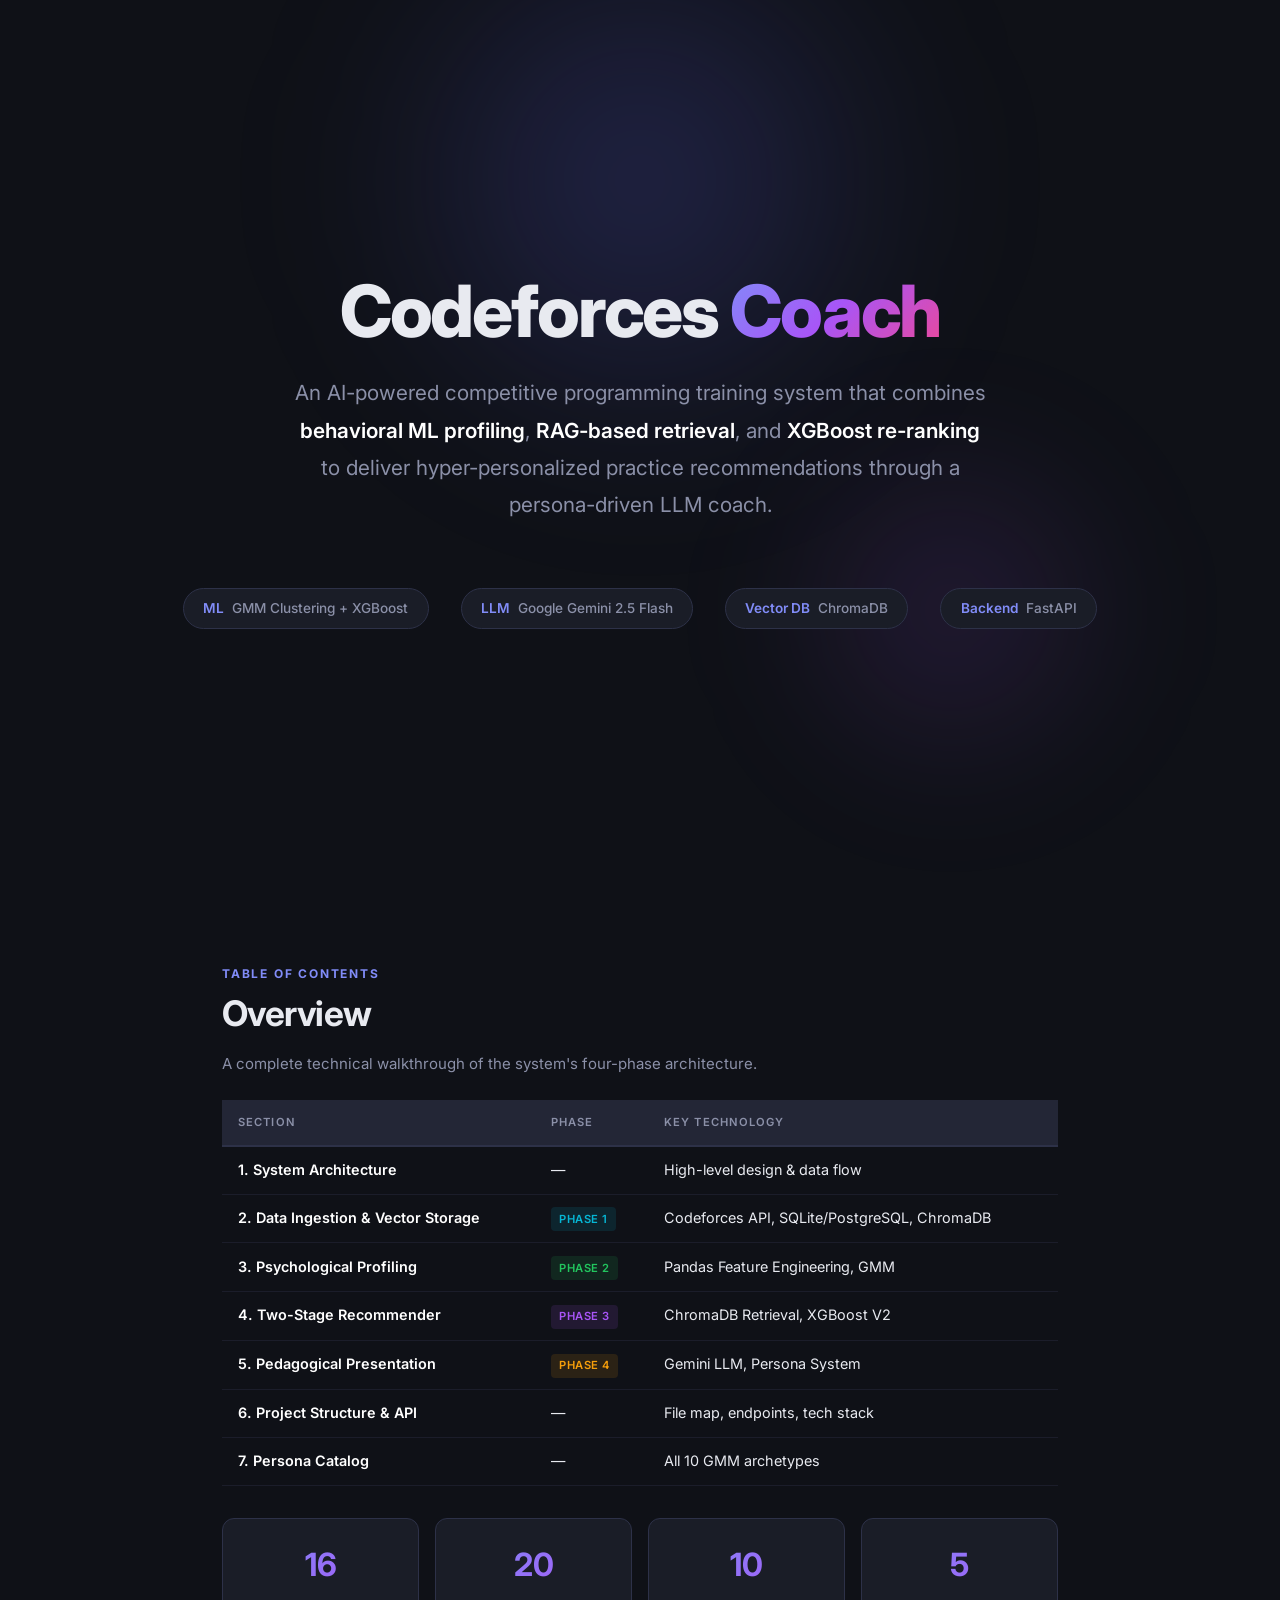
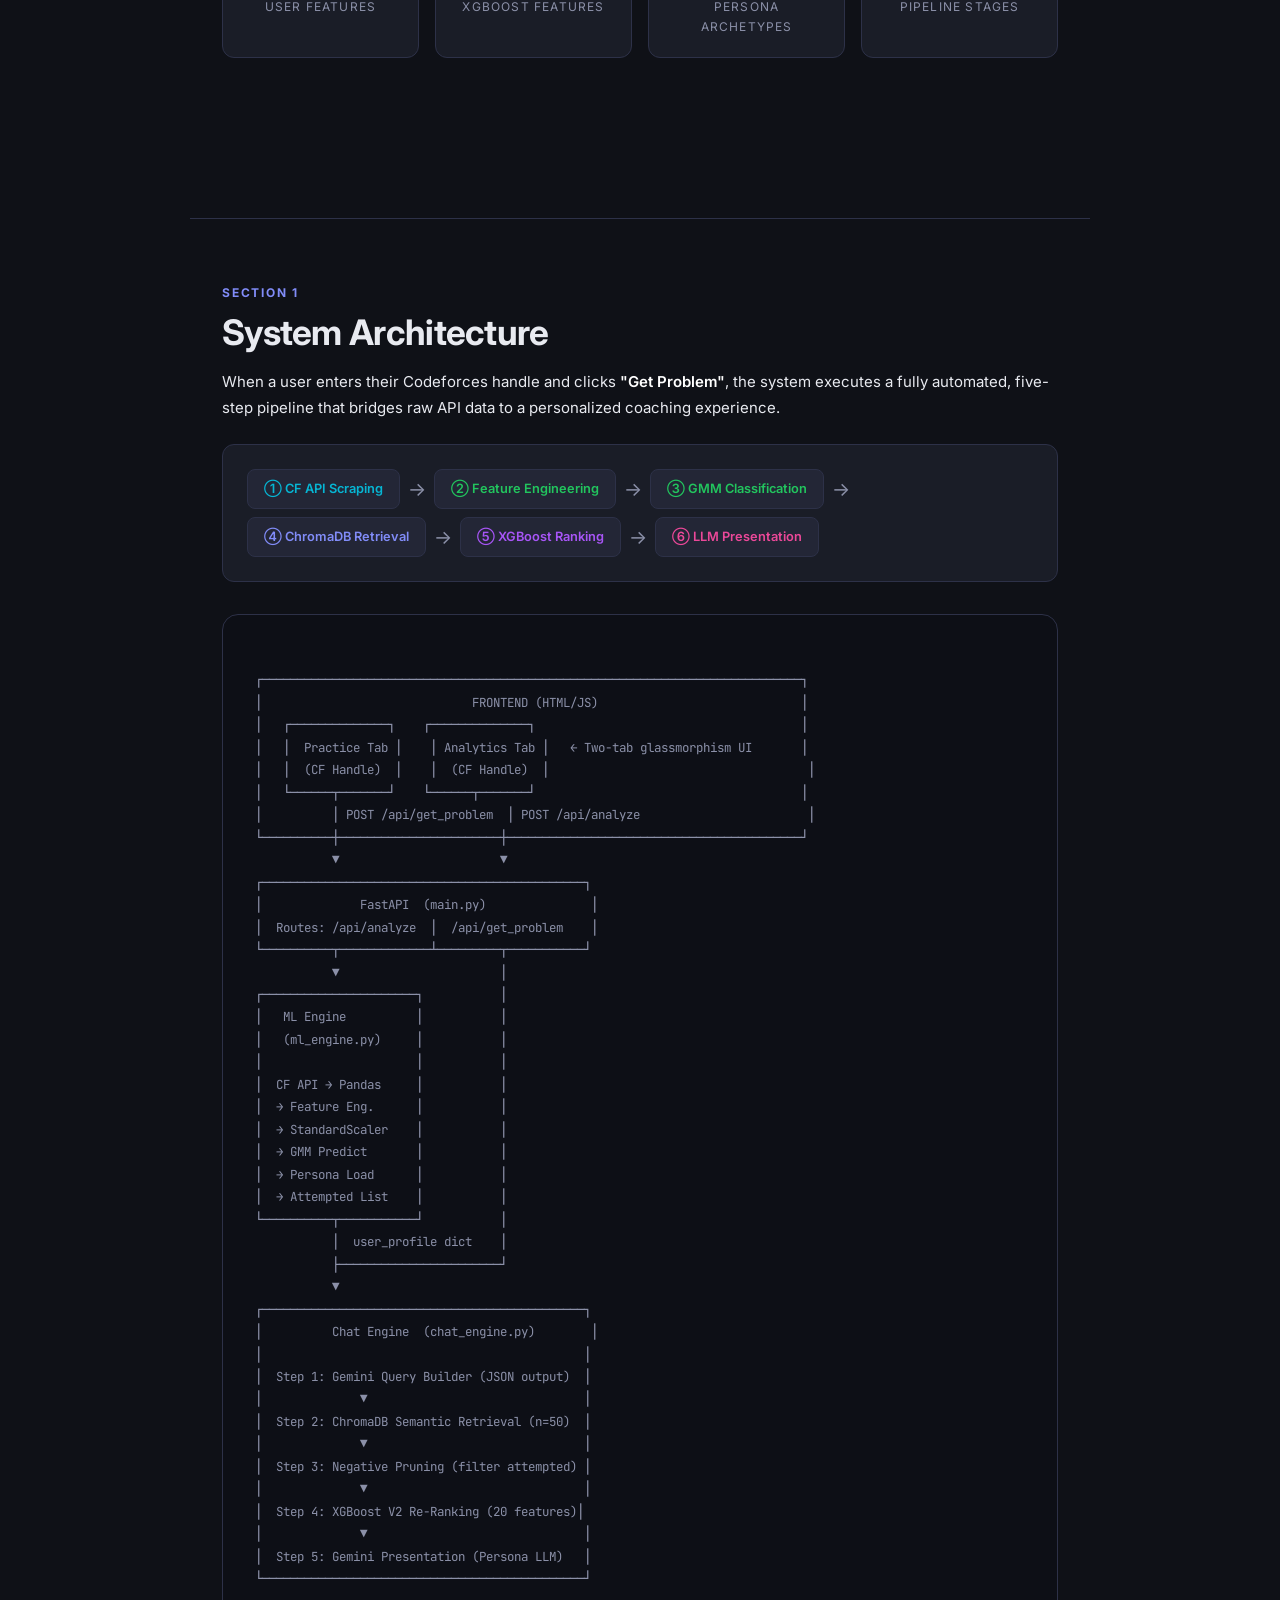
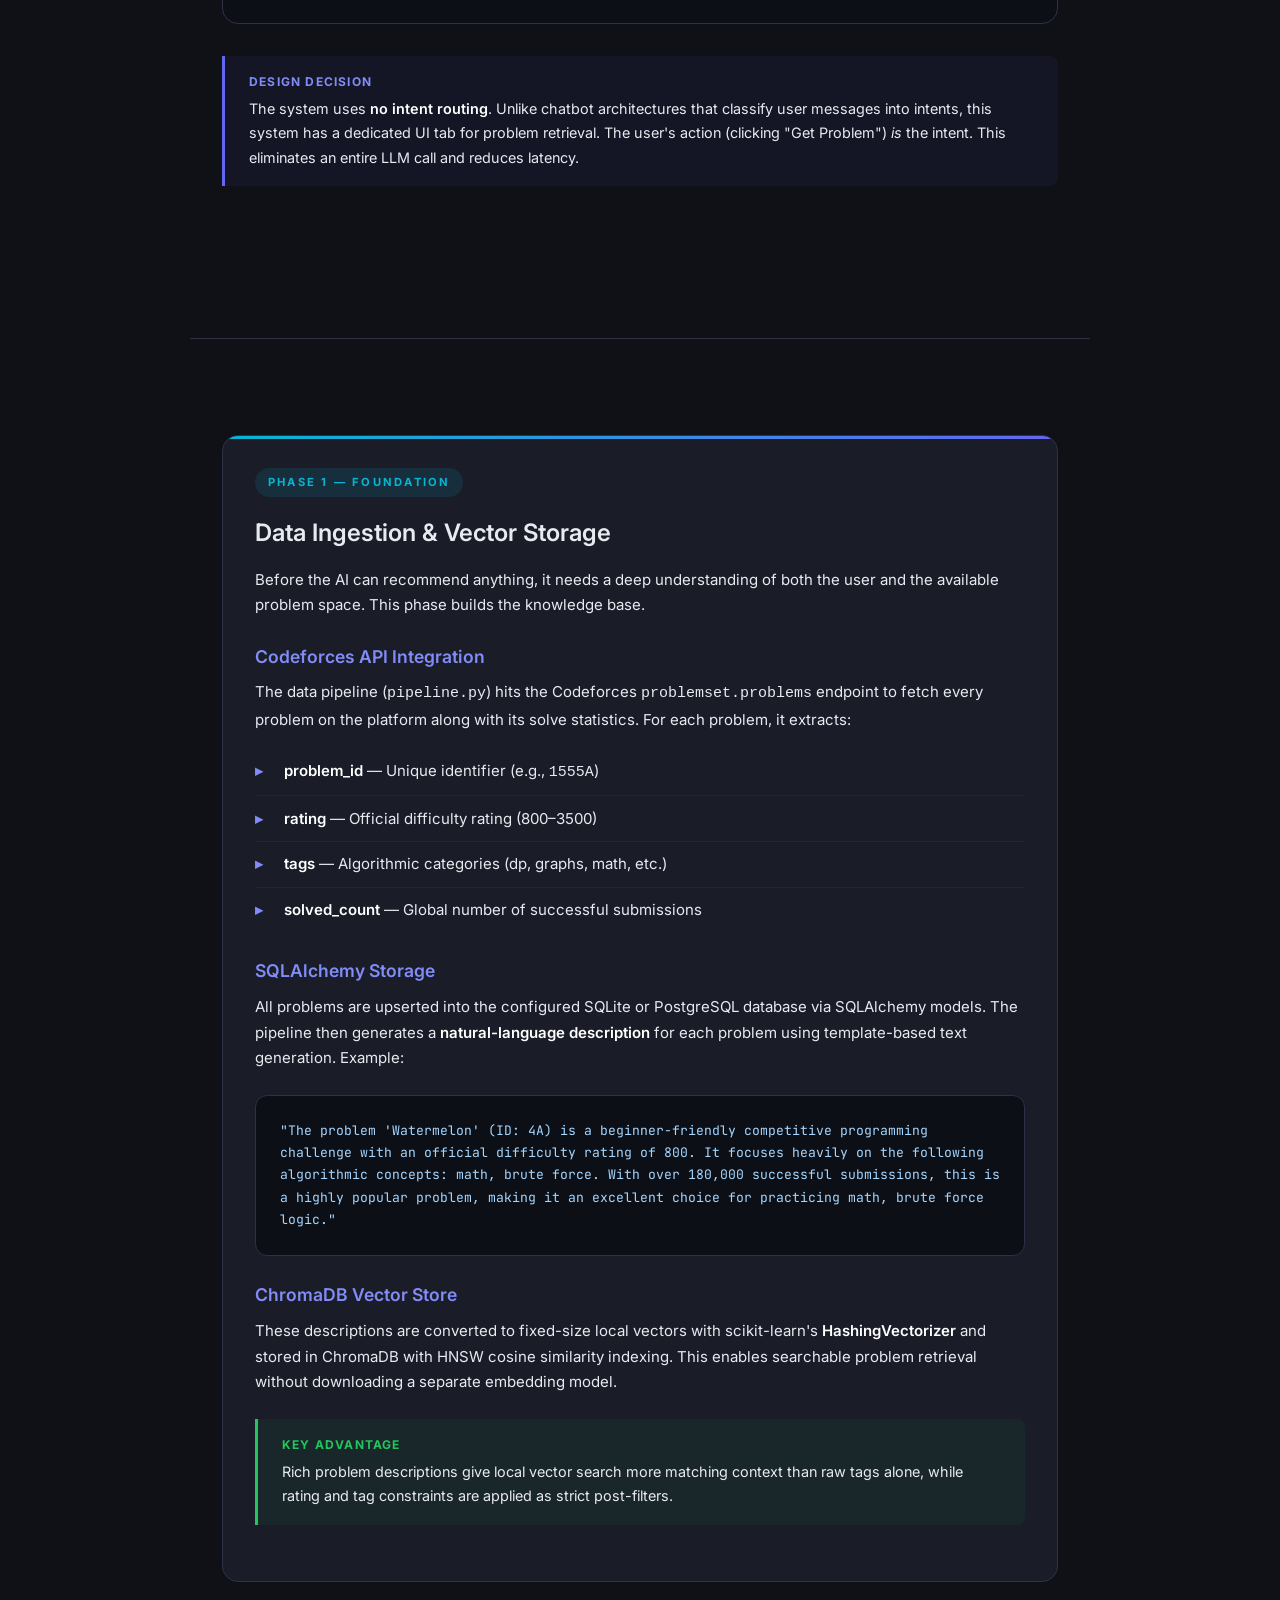
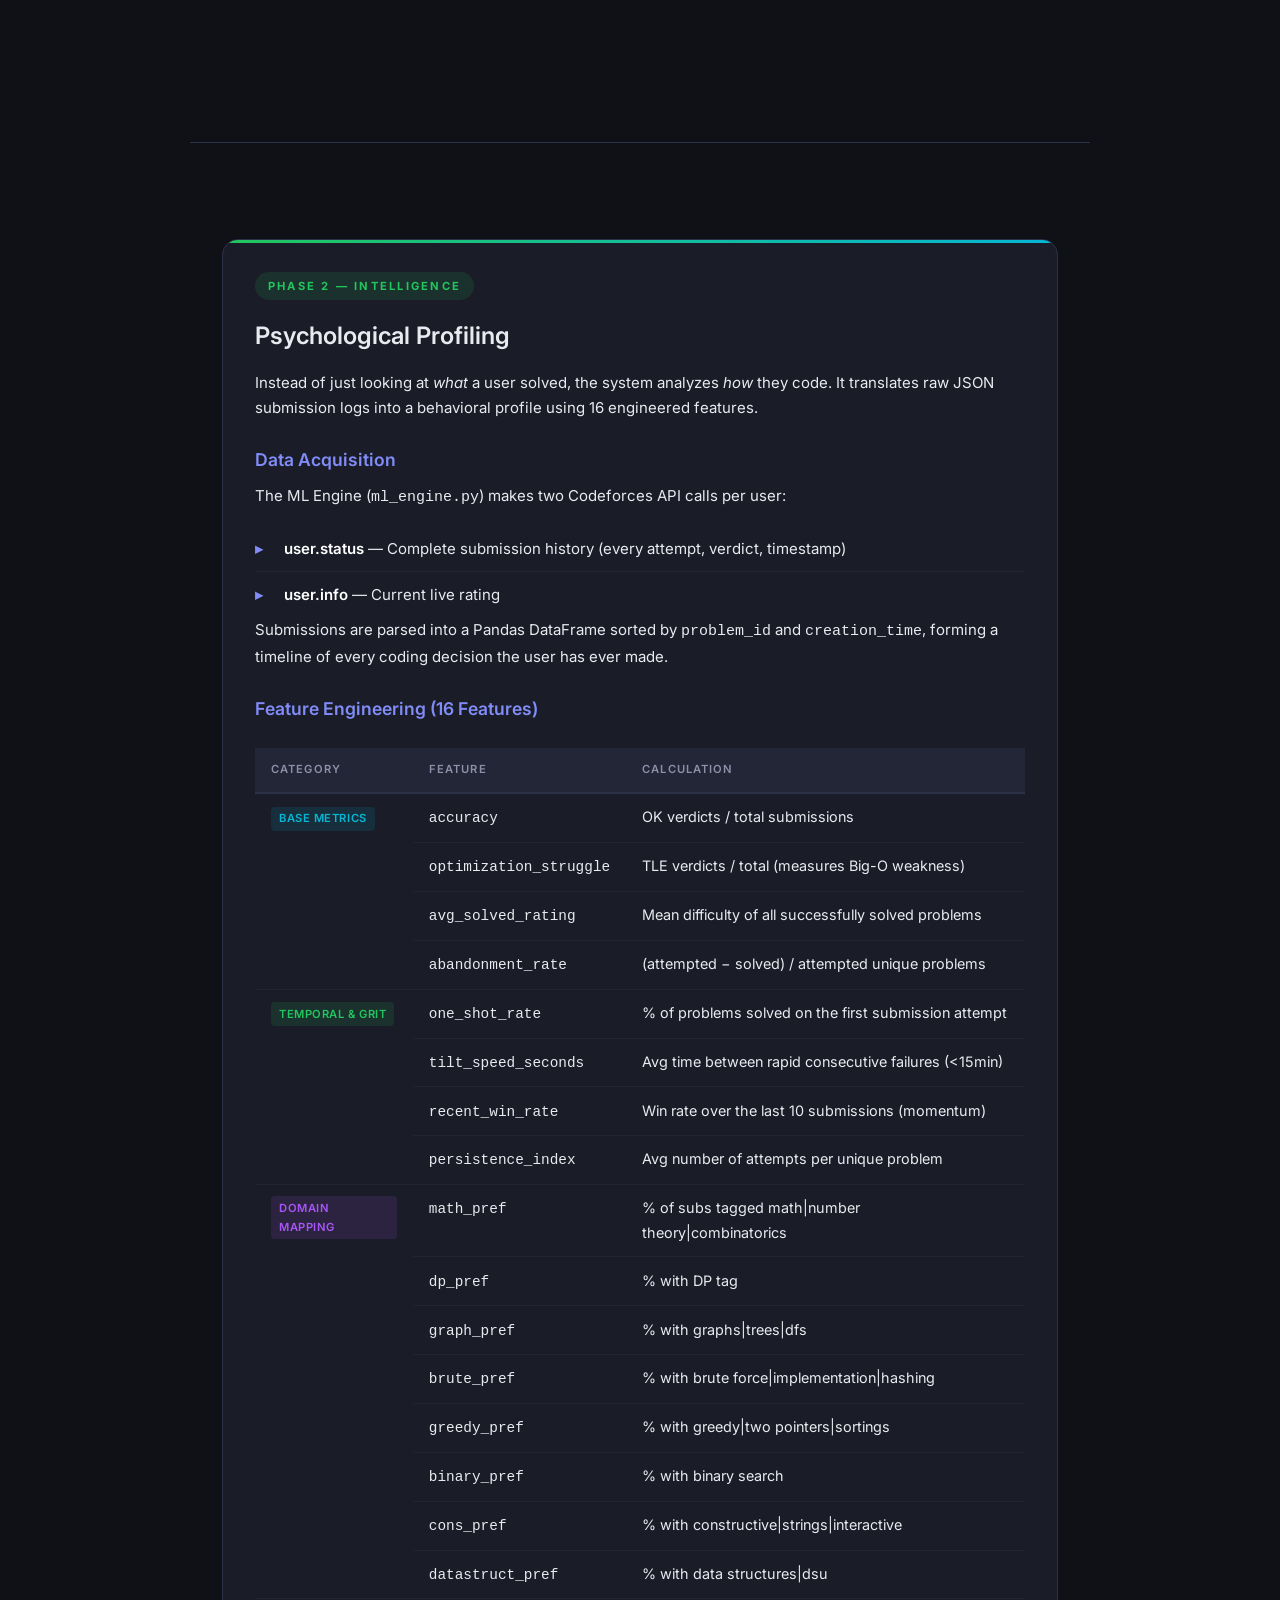
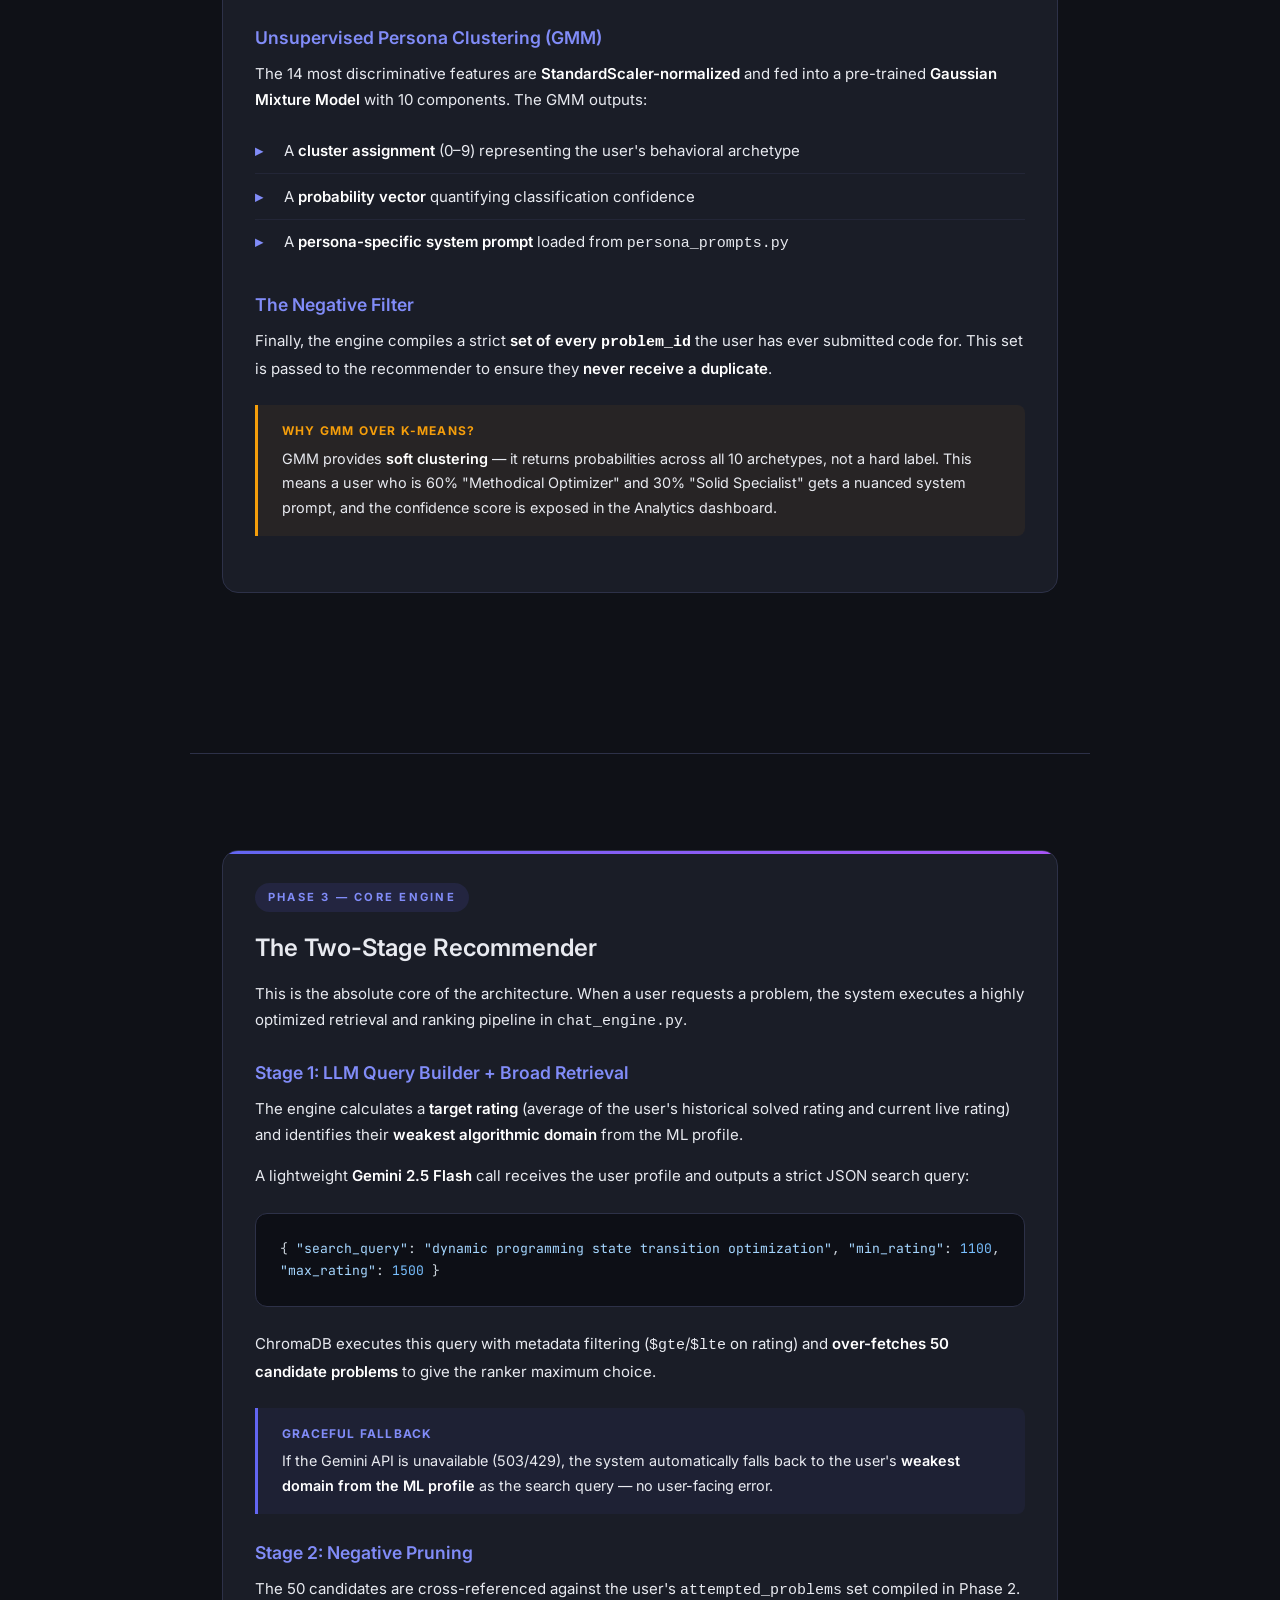
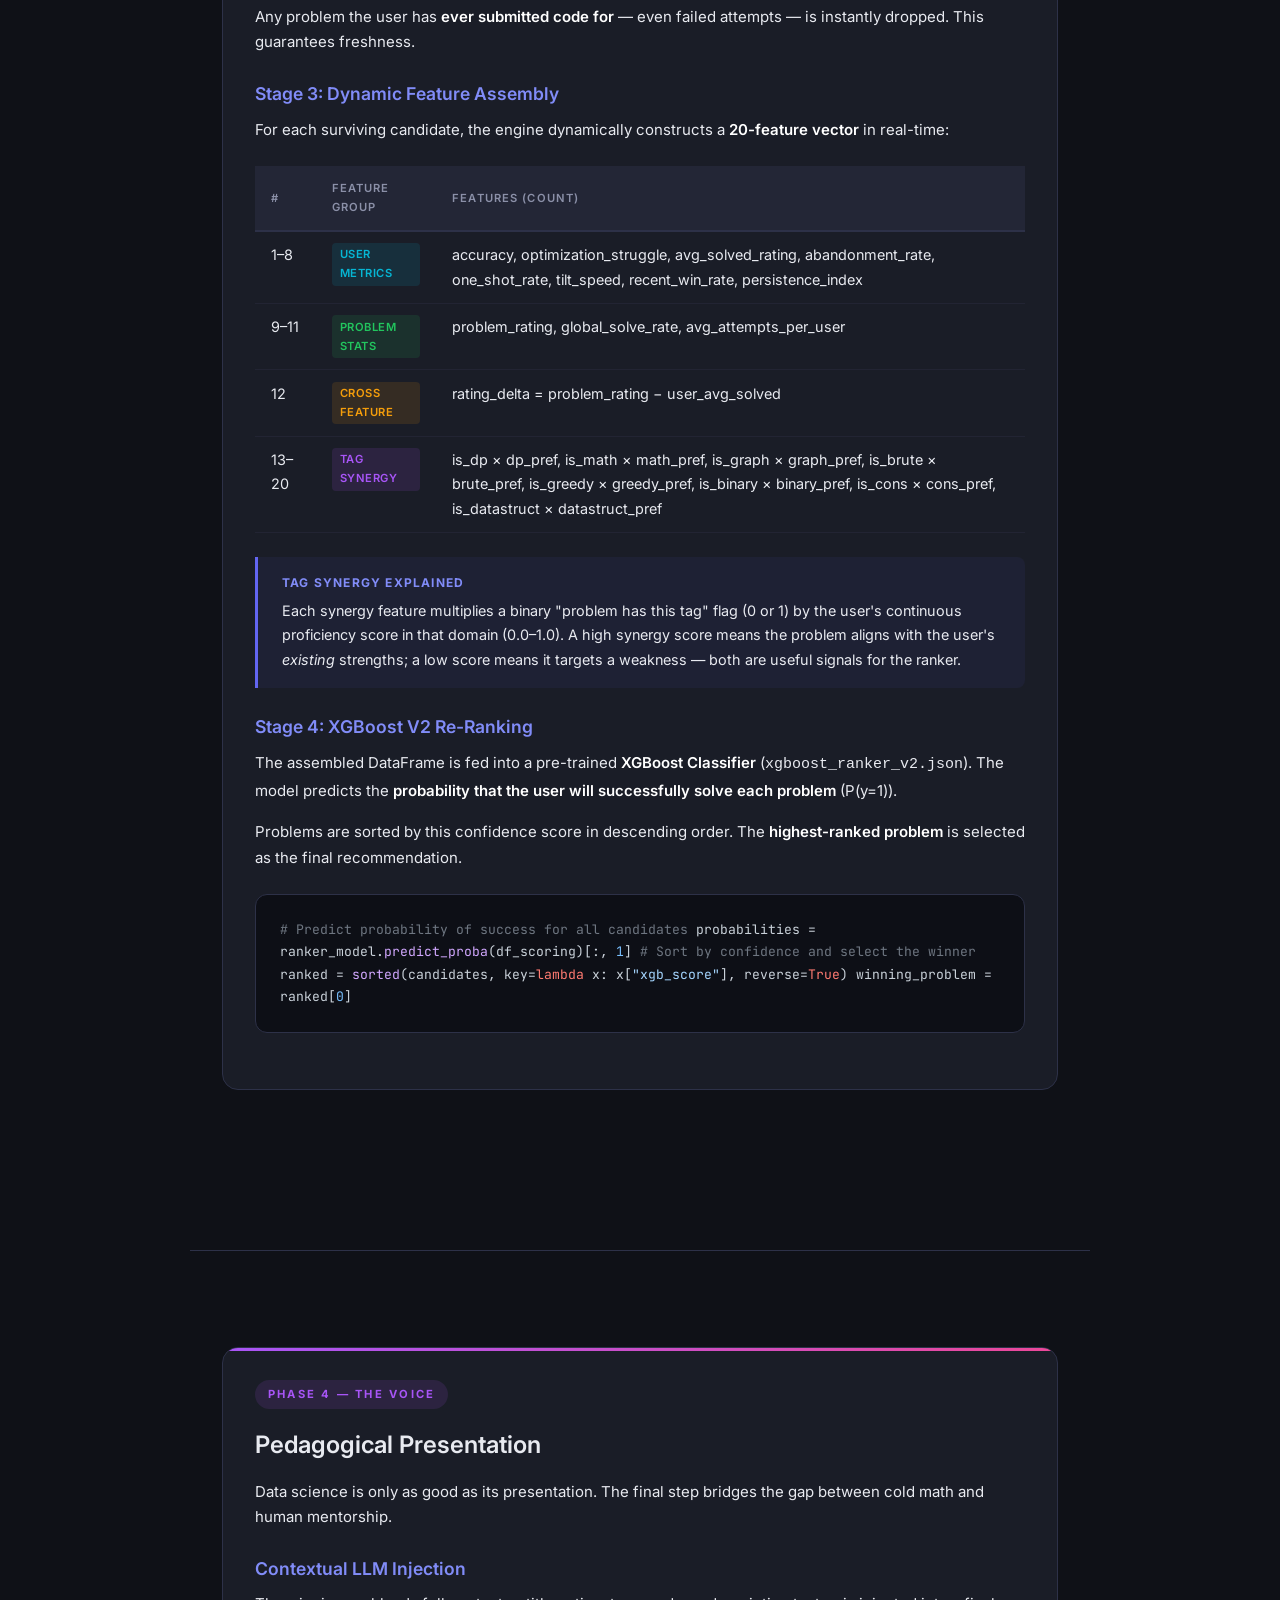
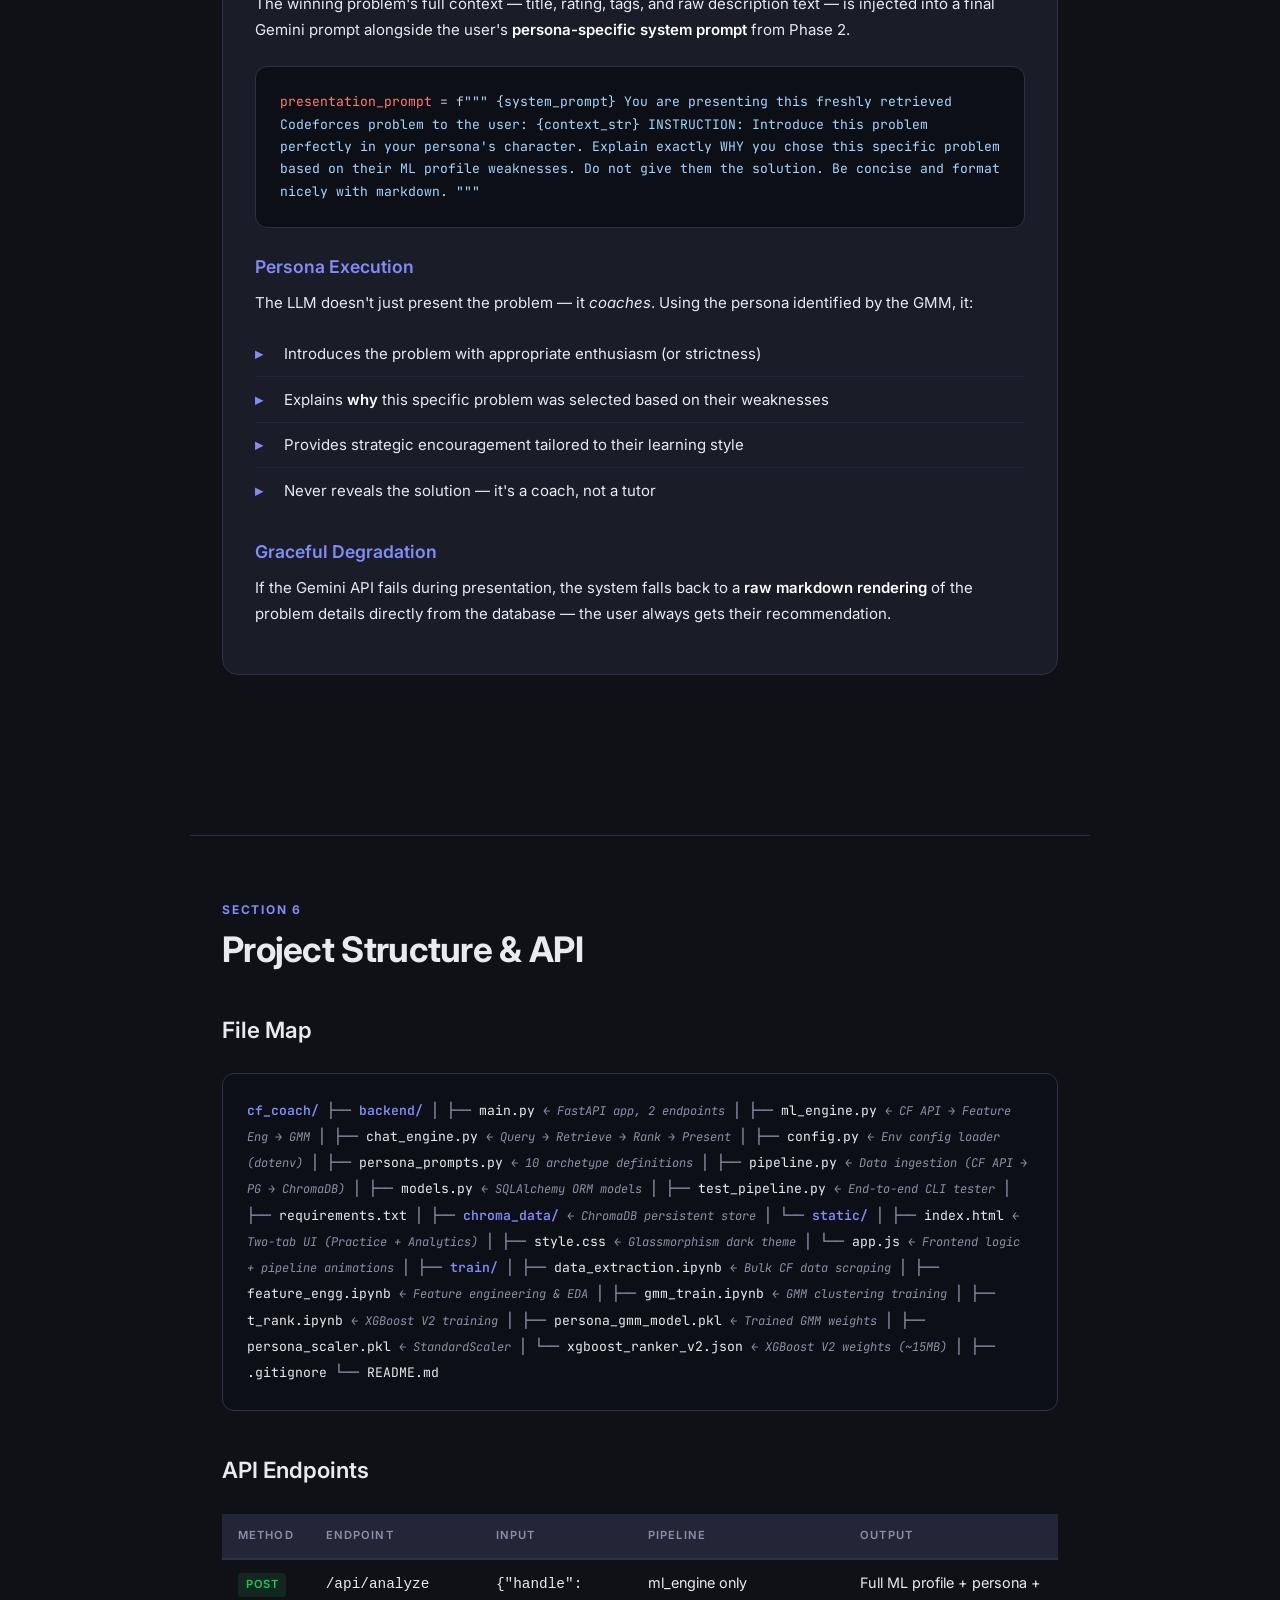
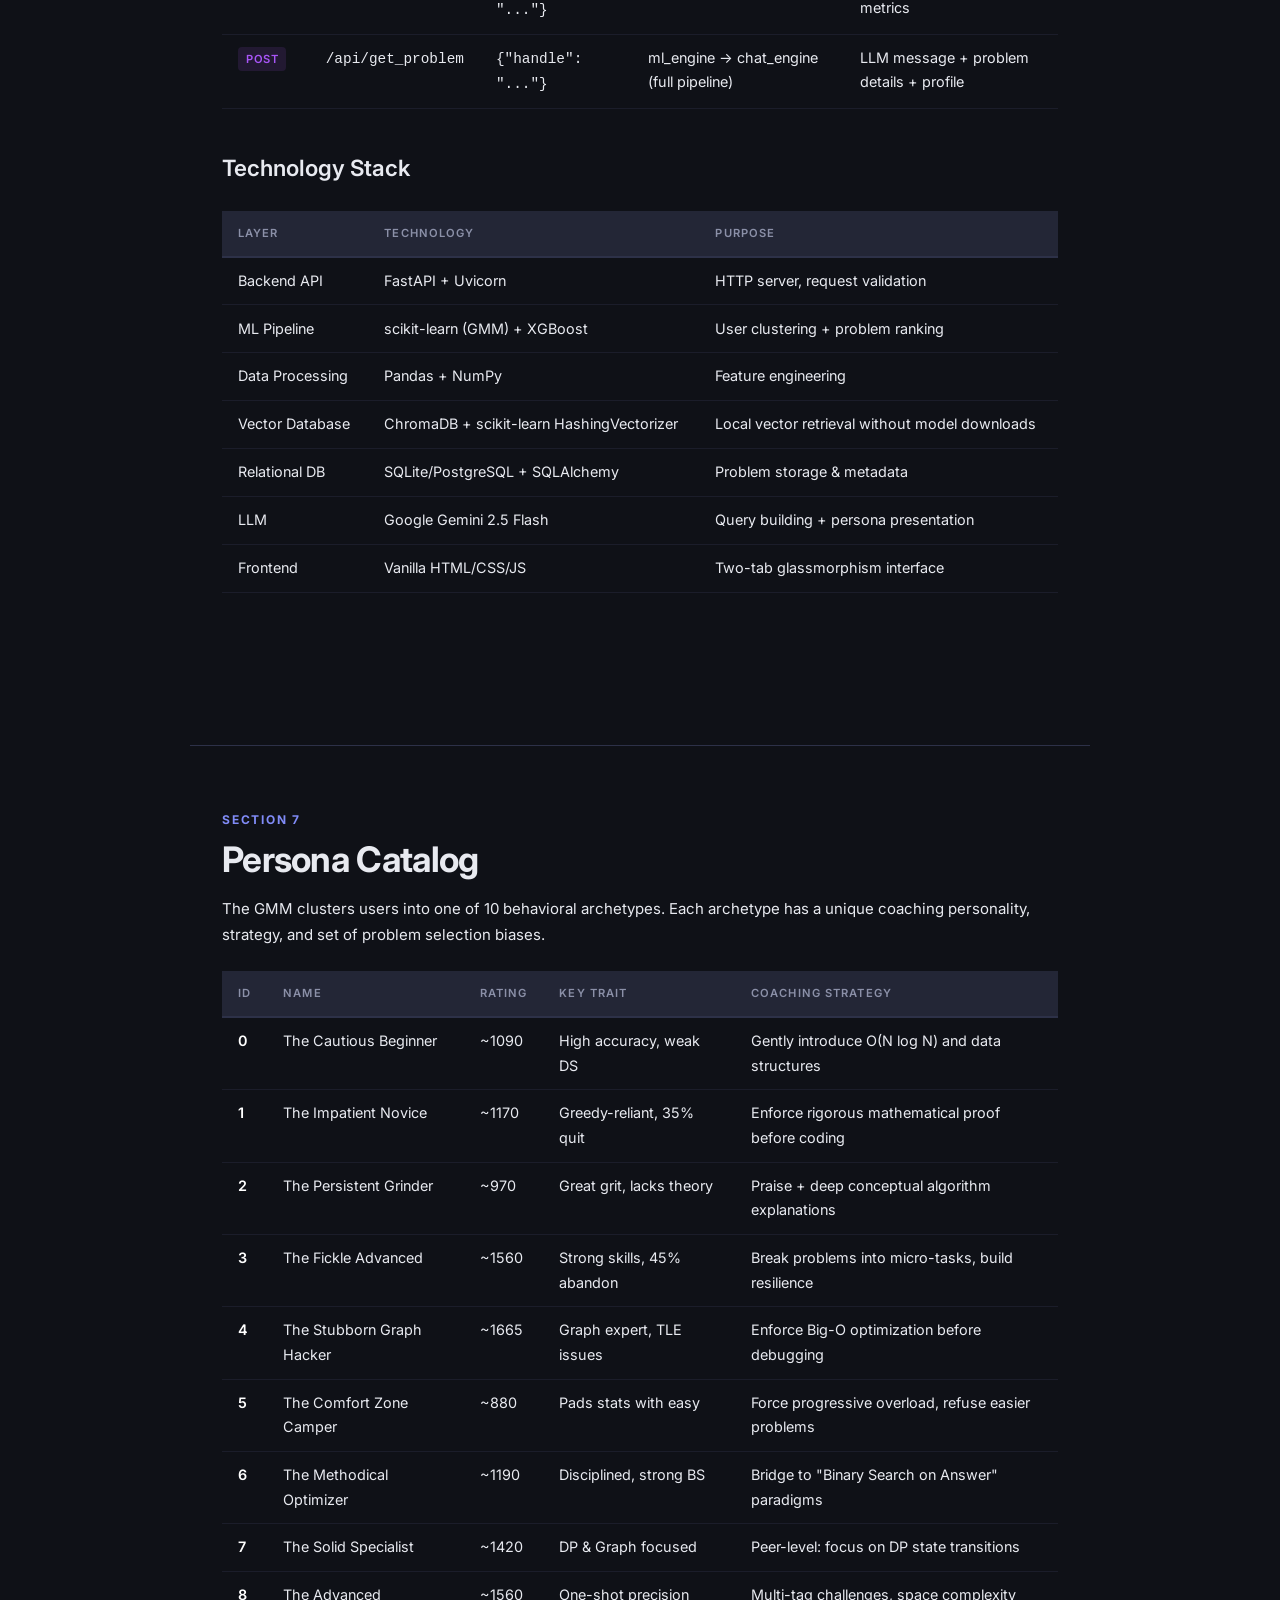
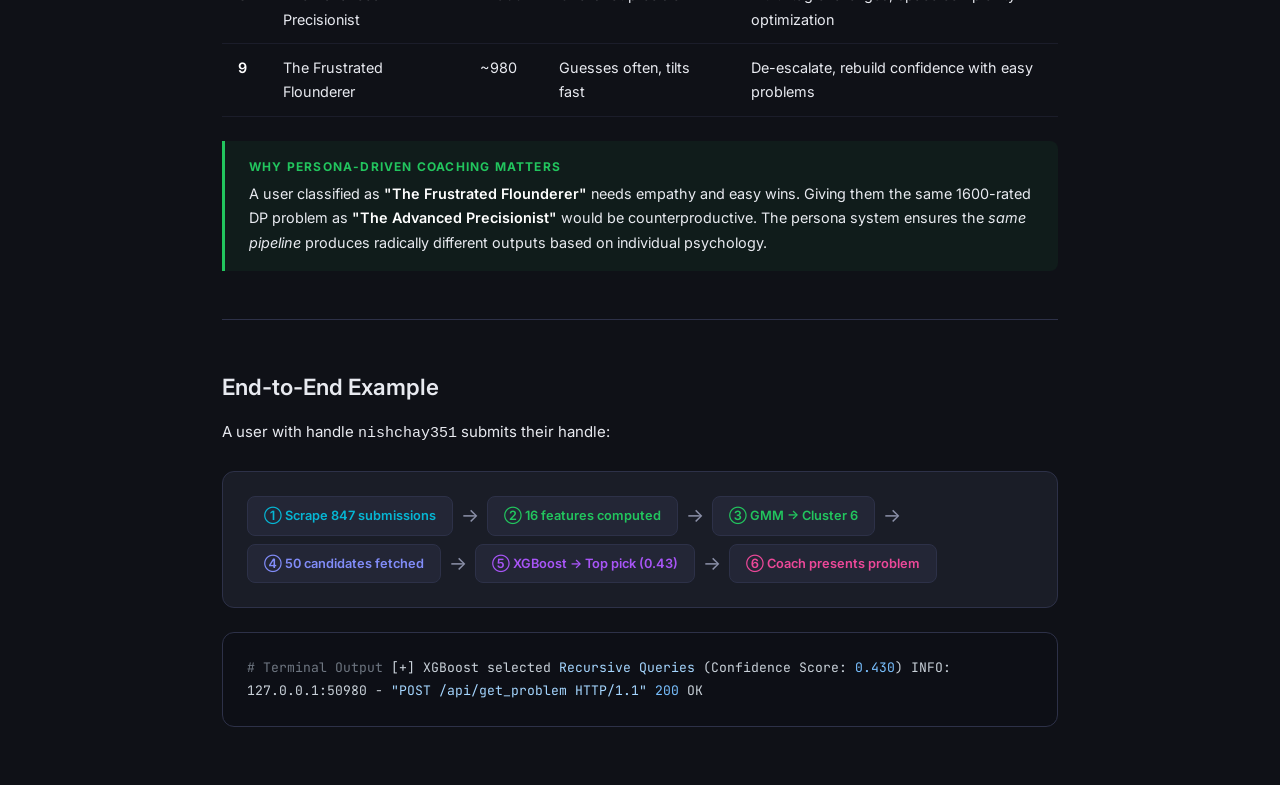
<file: PROJECT_OVERVIEW.html>
<!DOCTYPE html>
<html lang="en">
<head>
    <meta charset="UTF-8">
    <meta name="viewport" content="width=device-width, initial-scale=1.0">
    <title>Codeforces Coach — Project Overview</title>
    <style>
        @import url('https://fonts.googleapis.com/css2?family=Inter:wght@300;400;500;600;700;800&family=JetBrains+Mono:wght@400;500&display=swap');

        :root {
            --bg: #0f1117;
            --surface: #1a1d27;
            --surface-2: #232636;
            --border: #2d3148;
            --text: #e8eaf0;
            --text-dim: #8b90a8;
            --accent: #6366f1;
            --accent-light: #818cf8;
            --green: #22c55e;
            --amber: #f59e0b;
            --red: #ef4444;
            --cyan: #06b6d4;
            --purple: #a855f7;
            --pink: #ec4899;
        }

        * { box-sizing: border-box; margin: 0; padding: 0; }

        body {
            font-family: 'Inter', -apple-system, sans-serif;
            background: var(--bg);
            color: var(--text);
            line-height: 1.7;
            font-size: 15px;
        }

        /* ── Cover Page ────────────────────────────────── */
        .cover {
            min-height: 100vh;
            display: flex;
            flex-direction: column;
            justify-content: center;
            align-items: center;
            text-align: center;
            padding: 4rem 2rem;
            position: relative;
            overflow: hidden;
        }

        .cover::before {
            content: '';
            position: absolute;
            width: 600px; height: 600px;
            background: radial-gradient(circle, rgba(99,102,241,0.25), transparent 70%);
            top: 20%; left: 50%; transform: translate(-50%, -50%);
            border-radius: 50%;
            filter: blur(80px);
        }

        .cover::after {
            content: '';
            position: absolute;
            width: 400px; height: 400px;
            background: radial-gradient(circle, rgba(168,85,247,0.15), transparent 70%);
            bottom: 10%; right: 10%;
            border-radius: 50%;
            filter: blur(60px);
        }

        .cover h1 {
            font-size: 4.5rem;
            font-weight: 800;
            letter-spacing: -0.03em;
            line-height: 1.1;
            position: relative;
            z-index: 1;
        }

        .cover h1 span {
            background: linear-gradient(135deg, var(--accent-light), var(--purple), var(--pink));
            -webkit-background-clip: text;
            -webkit-text-fill-color: transparent;
            background-clip: text;
        }

        .cover .subtitle {
            font-size: 1.3rem;
            color: var(--text-dim);
            margin-top: 1.5rem;
            max-width: 700px;
            position: relative;
            z-index: 1;
            line-height: 1.8;
        }

        .cover .meta-line {
            margin-top: 3rem;
            display: flex;
            gap: 2rem;
            flex-wrap: wrap;
            justify-content: center;
            position: relative;
            z-index: 1;
        }

        .meta-chip {
            background: var(--surface);
            border: 1px solid var(--border);
            padding: 0.5rem 1.2rem;
            border-radius: 999px;
            font-size: 0.85rem;
            font-weight: 500;
            color: var(--text-dim);
        }

        .meta-chip strong { color: var(--accent-light); }

        /* ── Page Layout ───────────────────────────────── */
        .page {
            max-width: 900px;
            margin: 0 auto;
            padding: 4rem 2rem;
        }

        .page-break {
            page-break-before: always;
            border-top: 1px solid var(--border);
            margin-top: 4rem;
            padding-top: 4rem;
        }

        /* ── Section Headers ───────────────────────────── */
        .section-label {
            font-size: 0.75rem;
            font-weight: 700;
            text-transform: uppercase;
            letter-spacing: 0.15em;
            color: var(--accent-light);
            margin-bottom: 0.5rem;
        }

        h2 {
            font-size: 2.2rem;
            font-weight: 700;
            letter-spacing: -0.02em;
            margin-bottom: 1rem;
            line-height: 1.2;
        }

        h3 {
            font-size: 1.4rem;
            font-weight: 600;
            margin-top: 2.5rem;
            margin-bottom: 0.8rem;
            color: var(--text);
        }

        h4 {
            font-size: 1.1rem;
            font-weight: 600;
            margin-top: 1.5rem;
            margin-bottom: 0.5rem;
            color: var(--accent-light);
        }

        p { margin-bottom: 1rem; color: var(--text); }
        p.dim { color: var(--text-dim); }

        strong { color: white; font-weight: 600; }

        /* ── Phase Cards ───────────────────────────────── */
        .phase-card {
            background: var(--surface);
            border: 1px solid var(--border);
            border-radius: 16px;
            padding: 2rem;
            margin: 2rem 0;
            position: relative;
            overflow: hidden;
        }

        .phase-card::before {
            content: '';
            position: absolute;
            top: 0; left: 0; right: 0;
            height: 3px;
        }

        .phase-card.phase-1::before { background: linear-gradient(90deg, var(--cyan), var(--accent)); }
        .phase-card.phase-2::before { background: linear-gradient(90deg, var(--green), var(--cyan)); }
        .phase-card.phase-3::before { background: linear-gradient(90deg, var(--accent), var(--purple)); }
        .phase-card.phase-4::before { background: linear-gradient(90deg, var(--purple), var(--pink)); }

        .phase-number {
            font-size: 0.7rem;
            font-weight: 700;
            text-transform: uppercase;
            letter-spacing: 0.2em;
            padding: 0.3rem 0.8rem;
            border-radius: 999px;
            width: fit-content;
            margin-bottom: 1rem;
        }

        .phase-1 .phase-number { background: rgba(6,182,212,0.12); color: var(--cyan); }
        .phase-2 .phase-number { background: rgba(34,197,94,0.12); color: var(--green); }
        .phase-3 .phase-number { background: rgba(99,102,241,0.12); color: var(--accent-light); }
        .phase-4 .phase-number { background: rgba(168,85,247,0.12); color: var(--purple); }

        .phase-card h3 { margin-top: 0; font-size: 1.5rem; }

        /* ── Feature Lists ─────────────────────────────── */
        .feature-list {
            list-style: none;
            padding: 0;
        }

        .feature-list li {
            padding: 0.6rem 0 0.6rem 1.8rem;
            position: relative;
            color: var(--text);
            border-bottom: 1px solid rgba(45,49,72,0.5);
        }

        .feature-list li:last-child { border-bottom: none; }

        .feature-list li::before {
            content: '▸';
            position: absolute;
            left: 0;
            color: var(--accent-light);
            font-weight: 600;
        }

        /* ── Code Blocks ──────────────────────────────── */
        .code-block {
            background: #0d0f16;
            border: 1px solid var(--border);
            border-radius: 12px;
            padding: 1.5rem;
            margin: 1.5rem 0;
            overflow-x: auto;
            font-family: 'JetBrains Mono', monospace;
            font-size: 0.82rem;
            line-height: 1.7;
            color: #c9d1d9;
        }

        .code-block .comment { color: #6e7681; }
        .code-block .keyword { color: #ff7b72; }
        .code-block .string { color: #a5d6ff; }
        .code-block .func { color: #d2a8ff; }
        .code-block .number { color: #79c0ff; }

        /* ── Tables ────────────────────────────────────── */
        table {
            width: 100%;
            border-collapse: collapse;
            margin: 1.5rem 0;
            font-size: 0.9rem;
        }

        thead th {
            background: var(--surface-2);
            color: var(--text-dim);
            font-weight: 600;
            text-transform: uppercase;
            font-size: 0.7rem;
            letter-spacing: 0.1em;
            padding: 0.8rem 1rem;
            text-align: left;
            border-bottom: 2px solid var(--border);
        }

        tbody td {
            padding: 0.7rem 1rem;
            border-bottom: 1px solid rgba(45,49,72,0.4);
            vertical-align: top;
        }

        tbody tr:hover { background: rgba(99,102,241,0.04); }

        .tag {
            display: inline-block;
            font-size: 0.7rem;
            font-weight: 600;
            padding: 0.15rem 0.5rem;
            border-radius: 4px;
            text-transform: uppercase;
            letter-spacing: 0.05em;
        }

        .tag-green { background: rgba(34,197,94,0.12); color: var(--green); }
        .tag-amber { background: rgba(245,158,11,0.12); color: var(--amber); }
        .tag-red { background: rgba(239,68,68,0.12); color: var(--red); }
        .tag-cyan { background: rgba(6,182,212,0.12); color: var(--cyan); }
        .tag-purple { background: rgba(168,85,247,0.12); color: var(--purple); }

        /* ── Architecture Diagram ──────────────────────── */
        .arch-diagram {
            background: #0d0f16;
            border: 1px solid var(--border);
            border-radius: 16px;
            padding: 2rem;
            margin: 2rem 0;
            font-family: 'JetBrains Mono', monospace;
            font-size: 0.78rem;
            line-height: 1.8;
            color: var(--text-dim);
            overflow-x: auto;
            white-space: pre;
        }

        /* ── Stat Cards ────────────────────────────────── */
        .stats-row {
            display: grid;
            grid-template-columns: repeat(auto-fit, minmax(180px, 1fr));
            gap: 1rem;
            margin: 2rem 0;
        }

        .stat-card {
            background: var(--surface);
            border: 1px solid var(--border);
            border-radius: 12px;
            padding: 1.2rem;
            text-align: center;
        }

        .stat-card .stat-value {
            font-size: 2rem;
            font-weight: 700;
            background: linear-gradient(135deg, var(--accent-light), var(--purple));
            -webkit-background-clip: text;
            -webkit-text-fill-color: transparent;
            background-clip: text;
        }

        .stat-card .stat-label {
            font-size: 0.75rem;
            color: var(--text-dim);
            text-transform: uppercase;
            letter-spacing: 0.1em;
            margin-top: 0.3rem;
        }

        /* ── File Tree ─────────────────────────────────── */
        .file-tree {
            font-family: 'JetBrains Mono', monospace;
            font-size: 0.82rem;
            line-height: 2;
            color: var(--text-dim);
        }

        .file-tree .dir { color: var(--accent-light); font-weight: 600; }
        .file-tree .file { color: var(--text); }
        .file-tree .note { color: var(--text-dim); font-style: italic; font-size: 0.75rem; }

        /* ── Pipeline Flow ─────────────────────────────── */
        .pipeline-flow {
            display: flex;
            align-items: center;
            gap: 0.5rem;
            flex-wrap: wrap;
            margin: 1.5rem 0;
            padding: 1.5rem;
            background: var(--surface);
            border: 1px solid var(--border);
            border-radius: 12px;
        }

        .flow-step {
            background: var(--surface-2);
            border: 1px solid var(--border);
            padding: 0.5rem 1rem;
            border-radius: 8px;
            font-size: 0.8rem;
            font-weight: 600;
        }

        .flow-arrow {
            color: var(--text-dim);
            font-size: 1.2rem;
        }

        /* ── Callout Boxes ─────────────────────────────── */
        .callout {
            border-left: 3px solid;
            padding: 1rem 1.5rem;
            margin: 1.5rem 0;
            border-radius: 0 8px 8px 0;
            font-size: 0.9rem;
        }

        .callout-info {
            border-color: var(--accent);
            background: rgba(99,102,241,0.06);
        }

        .callout-warning {
            border-color: var(--amber);
            background: rgba(245,158,11,0.06);
        }

        .callout-success {
            border-color: var(--green);
            background: rgba(34,197,94,0.06);
        }

        .callout-label {
            font-weight: 700;
            font-size: 0.75rem;
            text-transform: uppercase;
            letter-spacing: 0.1em;
            margin-bottom: 0.3rem;
        }

        .callout-info .callout-label { color: var(--accent-light); }
        .callout-warning .callout-label { color: var(--amber); }
        .callout-success .callout-label { color: var(--green); }

        /* ── Dividers ──────────────────────────────────── */
        hr {
            border: none;
            border-top: 1px solid var(--border);
            margin: 3rem 0;
        }

        /* ── Print Styles ──────────────────────────────── */
        @media print {
            body { background: white; color: #1a1a2e; font-size: 11pt; }
            .cover { min-height: auto; padding: 3rem 0; }
            .cover::before, .cover::after { display: none; }
            .cover h1 { font-size: 2.8rem; }
            .cover h1 span { -webkit-text-fill-color: #4338ca; }
            .phase-card { border: 1px solid #ddd; box-shadow: none; }
            .code-block, .arch-diagram { background: #f8f9fa; color: #333; border: 1px solid #ddd; }
            table { font-size: 9pt; }
            thead th { background: #f0f0f0; color: #333; }
            .stat-card { border: 1px solid #ddd; }
            .stat-card .stat-value { -webkit-text-fill-color: #4338ca; }
            .callout { background: #f8f9fa !important; }
            .page-break { page-break-before: always; border: none; margin-top: 0; padding-top: 2rem; }
            .meta-chip { border: 1px solid #ddd; }
            p, li, td { color: #333; }
            strong { color: #111; }
            h2, h3, h4 { color: #111; }
            .section-label { color: #4338ca; }
        }
    </style>
</head>
<body>

<!-- ══════════════════════════════════════════════════════════════════ -->
<!-- COVER PAGE                                                       -->
<!-- ══════════════════════════════════════════════════════════════════ -->
<div class="cover">
    <h1>Codeforces <span>Coach</span></h1>
    <p class="subtitle">
        An AI-powered competitive programming training system that combines 
        <strong>behavioral ML profiling</strong>, <strong>RAG-based retrieval</strong>, 
        and <strong>XGBoost re-ranking</strong> to deliver hyper-personalized 
        practice recommendations through a persona-driven LLM coach.
    </p>
    <div class="meta-line">
        <span class="meta-chip"><strong>ML</strong> &nbsp;GMM Clustering + XGBoost</span>
        <span class="meta-chip"><strong>LLM</strong> &nbsp;Google Gemini 2.5 Flash</span>
        <span class="meta-chip"><strong>Vector DB</strong> &nbsp;ChromaDB</span>
        <span class="meta-chip"><strong>Backend</strong> &nbsp;FastAPI</span>
    </div>
</div>

<!-- ══════════════════════════════════════════════════════════════════ -->
<!-- TABLE OF CONTENTS                                                -->
<!-- ══════════════════════════════════════════════════════════════════ -->
<div class="page">
    <div class="section-label">Table of Contents</div>
    <h2>Overview</h2>
    <p class="dim">A complete technical walkthrough of the system's four-phase architecture.</p>

    <table>
        <thead>
            <tr>
                <th>Section</th>
                <th>Phase</th>
                <th>Key Technology</th>
            </tr>
        </thead>
        <tbody>
            <tr>
                <td><strong>1. System Architecture</strong></td>
                <td>—</td>
                <td>High-level design & data flow</td>
            </tr>
            <tr>
                <td><strong>2. Data Ingestion & Vector Storage</strong></td>
                <td><span class="tag tag-cyan">Phase 1</span></td>
                <td>Codeforces API, SQLite/PostgreSQL, ChromaDB</td>
            </tr>
            <tr>
                <td><strong>3. Psychological Profiling</strong></td>
                <td><span class="tag tag-green">Phase 2</span></td>
                <td>Pandas Feature Engineering, GMM</td>
            </tr>
            <tr>
                <td><strong>4. Two-Stage Recommender</strong></td>
                <td><span class="tag tag-purple">Phase 3</span></td>
                <td>ChromaDB Retrieval, XGBoost V2</td>
            </tr>
            <tr>
                <td><strong>5. Pedagogical Presentation</strong></td>
                <td><span class="tag tag-amber">Phase 4</span></td>
                <td>Gemini LLM, Persona System</td>
            </tr>
            <tr>
                <td><strong>6. Project Structure & API</strong></td>
                <td>—</td>
                <td>File map, endpoints, tech stack</td>
            </tr>
            <tr>
                <td><strong>7. Persona Catalog</strong></td>
                <td>—</td>
                <td>All 10 GMM archetypes</td>
            </tr>
        </tbody>
    </table>

    <div class="stats-row">
        <div class="stat-card">
            <div class="stat-value">16</div>
            <div class="stat-label">User Features</div>
        </div>
        <div class="stat-card">
            <div class="stat-value">20</div>
            <div class="stat-label">XGBoost Features</div>
        </div>
        <div class="stat-card">
            <div class="stat-value">10</div>
            <div class="stat-label">Persona Archetypes</div>
        </div>
        <div class="stat-card">
            <div class="stat-value">5</div>
            <div class="stat-label">Pipeline Stages</div>
        </div>
    </div>
</div>

<!-- ══════════════════════════════════════════════════════════════════ -->
<!-- SECTION 1: SYSTEM ARCHITECTURE                                   -->
<!-- ══════════════════════════════════════════════════════════════════ -->
<div class="page page-break">
    <div class="section-label">Section 1</div>
    <h2>System Architecture</h2>
    <p>When a user enters their Codeforces handle and clicks <strong>"Get Problem"</strong>, the system executes a fully automated, five-step pipeline that bridges raw API data to a personalized coaching experience.</p>

    <div class="pipeline-flow">
        <span class="flow-step" style="color:var(--cyan)">① CF API Scraping</span>
        <span class="flow-arrow">→</span>
        <span class="flow-step" style="color:var(--green)">② Feature Engineering</span>
        <span class="flow-arrow">→</span>
        <span class="flow-step" style="color:var(--green)">③ GMM Classification</span>
        <span class="flow-arrow">→</span>
        <span class="flow-step" style="color:var(--accent-light)">④ ChromaDB Retrieval</span>
        <span class="flow-arrow">→</span>
        <span class="flow-step" style="color:var(--purple)">⑤ XGBoost Ranking</span>
        <span class="flow-arrow">→</span>
        <span class="flow-step" style="color:var(--pink)">⑥ LLM Presentation</span>
    </div>

    <div class="arch-diagram">
┌─────────────────────────────────────────────────────────────────────────────┐
│                              FRONTEND (HTML/JS)                             │
│   ┌──────────────┐    ┌──────────────┐                                      │
│   │  Practice Tab │    │ Analytics Tab │   ← Two-tab glassmorphism UI       │
│   │  (CF Handle)  │    │  (CF Handle)  │                                     │
│   └──────┬───────┘    └──────┬───────┘                                      │
│          │ POST /api/get_problem  │ POST /api/analyze                        │
└──────────┼───────────────────────┼──────────────────────────────────────────┘
           ▼                       ▼
┌──────────────────────────────────────────────┐
│              FastAPI  (main.py)               │
│  Routes: /api/analyze  │  /api/get_problem    │
└──────────┬─────────────┴─────────┬───────────┘
           ▼                       │
┌──────────────────────┐           │
│   ML Engine          │           │
│   (ml_engine.py)     │           │
│                      │           │
│  CF API → Pandas     │           │
│  → Feature Eng.      │           │
│  → StandardScaler    │           │
│  → GMM Predict       │           │
│  → Persona Load      │           │
│  → Attempted List    │           │
└──────────┬───────────┘           │
           │  user_profile dict    │
           ├───────────────────────┘
           ▼
┌──────────────────────────────────────────────┐
│          Chat Engine  (chat_engine.py)        │
│                                              │
│  Step 1: Gemini Query Builder (JSON output)  │
│              ▼                               │
│  Step 2: ChromaDB Semantic Retrieval (n=50)  │
│              ▼                               │
│  Step 3: Negative Pruning (filter attempted) │
│              ▼                               │
│  Step 4: XGBoost V2 Re-Ranking (20 features)│
│              ▼                               │
│  Step 5: Gemini Presentation (Persona LLM)   │
└──────────────────────────────────────────────┘</div>

    <div class="callout callout-info">
        <div class="callout-label">Design Decision</div>
        The system uses <strong>no intent routing</strong>. Unlike chatbot architectures that classify user messages into intents, this system has a dedicated UI tab for problem retrieval. The user's action (clicking "Get Problem") <em>is</em> the intent. This eliminates an entire LLM call and reduces latency.
    </div>
</div>

<!-- ══════════════════════════════════════════════════════════════════ -->
<!-- SECTION 2: PHASE 1 — DATA INGESTION                             -->
<!-- ══════════════════════════════════════════════════════════════════ -->
<div class="page page-break">
    <div class="phase-card phase-1">
        <div class="phase-number">Phase 1 — Foundation</div>
        <h3>Data Ingestion & Vector Storage</h3>
        <p>Before the AI can recommend anything, it needs a deep understanding of both the user and the available problem space. This phase builds the knowledge base.</p>

        <h4>Codeforces API Integration</h4>
        <p>The data pipeline (<code>pipeline.py</code>) hits the Codeforces <code>problemset.problems</code> endpoint to fetch every problem on the platform along with its solve statistics. For each problem, it extracts:</p>
        <ul class="feature-list">
            <li><strong>problem_id</strong> — Unique identifier (e.g., <code>1555A</code>)</li>
            <li><strong>rating</strong> — Official difficulty rating (800–3500)</li>
            <li><strong>tags</strong> — Algorithmic categories (dp, graphs, math, etc.)</li>
            <li><strong>solved_count</strong> — Global number of successful submissions</li>
        </ul>

        <h4>SQLAlchemy Storage</h4>
        <p>All problems are upserted into the configured SQLite or PostgreSQL database via SQLAlchemy models. The pipeline then generates a <strong>natural-language description</strong> for each problem using template-based text generation. Example:</p>
        <div class="code-block">
<span class="string">"The problem 'Watermelon' (ID: 4A) is a beginner-friendly competitive
programming challenge with an official difficulty rating of 800.
It focuses heavily on the following algorithmic concepts: math, brute force.
With over 180,000 successful submissions, this is a highly popular problem,
making it an excellent choice for practicing math, brute force logic."</span>
        </div>

        <h4>ChromaDB Vector Store</h4>
        <p>These descriptions are converted to fixed-size local vectors with scikit-learn's <strong>HashingVectorizer</strong> and stored in ChromaDB with HNSW cosine similarity indexing. This enables searchable problem retrieval without downloading a separate embedding model.</p>

        <div class="callout callout-success">
            <div class="callout-label">Key Advantage</div>
            Rich problem descriptions give local vector search more matching context than raw tags alone, while rating and tag constraints are applied as strict post-filters.
        </div>
    </div>
</div>

<!-- ══════════════════════════════════════════════════════════════════ -->
<!-- SECTION 3: PHASE 2 — ML PROFILING                               -->
<!-- ══════════════════════════════════════════════════════════════════ -->
<div class="page page-break">
    <div class="phase-card phase-2">
        <div class="phase-number">Phase 2 — Intelligence</div>
        <h3>Psychological Profiling</h3>
        <p>Instead of just looking at <em>what</em> a user solved, the system analyzes <em>how</em> they code. It translates raw JSON submission logs into a behavioral profile using 16 engineered features.</p>

        <h4>Data Acquisition</h4>
        <p>The ML Engine (<code>ml_engine.py</code>) makes two Codeforces API calls per user:</p>
        <ul class="feature-list">
            <li><strong>user.status</strong> — Complete submission history (every attempt, verdict, timestamp)</li>
            <li><strong>user.info</strong> — Current live rating</li>
        </ul>
        <p>Submissions are parsed into a Pandas DataFrame sorted by <code>problem_id</code> and <code>creation_time</code>, forming a timeline of every coding decision the user has ever made.</p>

        <h4>Feature Engineering (16 Features)</h4>

        <table>
            <thead>
                <tr><th>Category</th><th>Feature</th><th>Calculation</th></tr>
            </thead>
            <tbody>
                <tr>
                    <td rowspan="4"><span class="tag tag-cyan">Base Metrics</span></td>
                    <td><code>accuracy</code></td>
                    <td>OK verdicts / total submissions</td>
                </tr>
                <tr>
                    <td><code>optimization_struggle</code></td>
                    <td>TLE verdicts / total (measures Big-O weakness)</td>
                </tr>
                <tr>
                    <td><code>avg_solved_rating</code></td>
                    <td>Mean difficulty of all successfully solved problems</td>
                </tr>
                <tr>
                    <td><code>abandonment_rate</code></td>
                    <td>(attempted − solved) / attempted unique problems</td>
                </tr>
                <tr>
                    <td rowspan="4"><span class="tag tag-green">Temporal & Grit</span></td>
                    <td><code>one_shot_rate</code></td>
                    <td>% of problems solved on the first submission attempt</td>
                </tr>
                <tr>
                    <td><code>tilt_speed_seconds</code></td>
                    <td>Avg time between rapid consecutive failures (&lt;15min)</td>
                </tr>
                <tr>
                    <td><code>recent_win_rate</code></td>
                    <td>Win rate over the last 10 submissions (momentum)</td>
                </tr>
                <tr>
                    <td><code>persistence_index</code></td>
                    <td>Avg number of attempts per unique problem</td>
                </tr>
                <tr>
                    <td rowspan="8"><span class="tag tag-purple">Domain Mapping</span></td>
                    <td><code>math_pref</code></td>
                    <td>% of subs tagged math|number theory|combinatorics</td>
                </tr>
                <tr><td><code>dp_pref</code></td><td>% with DP tag</td></tr>
                <tr><td><code>graph_pref</code></td><td>% with graphs|trees|dfs</td></tr>
                <tr><td><code>brute_pref</code></td><td>% with brute force|implementation|hashing</td></tr>
                <tr><td><code>greedy_pref</code></td><td>% with greedy|two pointers|sortings</td></tr>
                <tr><td><code>binary_pref</code></td><td>% with binary search</td></tr>
                <tr><td><code>cons_pref</code></td><td>% with constructive|strings|interactive</td></tr>
                <tr><td><code>datastruct_pref</code></td><td>% with data structures|dsu</td></tr>
            </tbody>
        </table>

        <h4>Unsupervised Persona Clustering (GMM)</h4>
        <p>The 14 most discriminative features are <strong>StandardScaler-normalized</strong> and fed into a pre-trained <strong>Gaussian Mixture Model</strong> with 10 components. The GMM outputs:</p>
        <ul class="feature-list">
            <li>A <strong>cluster assignment</strong> (0–9) representing the user's behavioral archetype</li>
            <li>A <strong>probability vector</strong> quantifying classification confidence</li>
            <li>A <strong>persona-specific system prompt</strong> loaded from <code>persona_prompts.py</code></li>
        </ul>

        <h4>The Negative Filter</h4>
        <p>Finally, the engine compiles a strict <strong>set of every <code>problem_id</code></strong> the user has ever submitted code for. This set is passed to the recommender to ensure they <strong>never receive a duplicate</strong>.</p>

        <div class="callout callout-warning">
            <div class="callout-label">Why GMM over K-Means?</div>
            GMM provides <strong>soft clustering</strong> — it returns probabilities across all 10 archetypes, not a hard label. This means a user who is 60% "Methodical Optimizer" and 30% "Solid Specialist" gets a nuanced system prompt, and the confidence score is exposed in the Analytics dashboard.
        </div>
    </div>
</div>

<!-- ══════════════════════════════════════════════════════════════════ -->
<!-- SECTION 4: PHASE 3 — RECOMMENDER                                -->
<!-- ══════════════════════════════════════════════════════════════════ -->
<div class="page page-break">
    <div class="phase-card phase-3">
        <div class="phase-number">Phase 3 — Core Engine</div>
        <h3>The Two-Stage Recommender</h3>
        <p>This is the absolute core of the architecture. When a user requests a problem, the system executes a highly optimized retrieval and ranking pipeline in <code>chat_engine.py</code>.</p>

        <h4>Stage 1: LLM Query Builder + Broad Retrieval</h4>
        <p>The engine calculates a <strong>target rating</strong> (average of the user's historical solved rating and current live rating) and identifies their <strong>weakest algorithmic domain</strong> from the ML profile.</p>
        <p>A lightweight <strong>Gemini 2.5 Flash</strong> call receives the user profile and outputs a strict JSON search query:</p>
        <div class="code-block">
{
    <span class="string">"search_query"</span>: <span class="string">"dynamic programming state transition optimization"</span>,
    <span class="string">"min_rating"</span>: <span class="number">1100</span>,
    <span class="string">"max_rating"</span>: <span class="number">1500</span>
}
        </div>
        <p>ChromaDB executes this query with metadata filtering (<code>$gte</code>/<code>$lte</code> on rating) and <strong>over-fetches 50 candidate problems</strong> to give the ranker maximum choice.</p>

        <div class="callout callout-info">
            <div class="callout-label">Graceful Fallback</div>
            If the Gemini API is unavailable (503/429), the system automatically falls back to the user's <strong>weakest domain from the ML profile</strong> as the search query — no user-facing error.
        </div>

        <h4>Stage 2: Negative Pruning</h4>
        <p>The 50 candidates are cross-referenced against the user's <code>attempted_problems</code> set compiled in Phase 2. Any problem the user has <strong>ever submitted code for</strong> — even failed attempts — is instantly dropped. This guarantees freshness.</p>

        <h4>Stage 3: Dynamic Feature Assembly</h4>
        <p>For each surviving candidate, the engine dynamically constructs a <strong>20-feature vector</strong> in real-time:</p>

        <table>
            <thead>
                <tr><th>#</th><th>Feature Group</th><th>Features (Count)</th></tr>
            </thead>
            <tbody>
                <tr><td>1–8</td><td><span class="tag tag-cyan">User Metrics</span></td><td>accuracy, optimization_struggle, avg_solved_rating, abandonment_rate, one_shot_rate, tilt_speed, recent_win_rate, persistence_index</td></tr>
                <tr><td>9–11</td><td><span class="tag tag-green">Problem Stats</span></td><td>problem_rating, global_solve_rate, avg_attempts_per_user</td></tr>
                <tr><td>12</td><td><span class="tag tag-amber">Cross Feature</span></td><td>rating_delta = problem_rating − user_avg_solved</td></tr>
                <tr><td>13–20</td><td><span class="tag tag-purple">Tag Synergy</span></td><td>is_dp × dp_pref, is_math × math_pref, is_graph × graph_pref, is_brute × brute_pref, is_greedy × greedy_pref, is_binary × binary_pref, is_cons × cons_pref, is_datastruct × datastruct_pref</td></tr>
            </tbody>
        </table>

        <div class="callout callout-info">
            <div class="callout-label">Tag Synergy Explained</div>
            Each synergy feature multiplies a binary "problem has this tag" flag (0 or 1) by the user's continuous proficiency score in that domain (0.0–1.0). A high synergy score means the problem aligns with the user's <em>existing</em> strengths; a low score means it targets a weakness — both are useful signals for the ranker.
        </div>

        <h4>Stage 4: XGBoost V2 Re-Ranking</h4>
        <p>The assembled DataFrame is fed into a pre-trained <strong>XGBoost Classifier</strong> (<code>xgboost_ranker_v2.json</code>). The model predicts the <strong>probability that the user will successfully solve each problem</strong> (P(y=1)).</p>
        <p>Problems are sorted by this confidence score in descending order. The <strong>highest-ranked problem</strong> is selected as the final recommendation.</p>

        <div class="code-block">
<span class="comment"># Predict probability of success for all candidates</span>
probabilities = ranker_model.<span class="func">predict_proba</span>(df_scoring)[:, <span class="number">1</span>]

<span class="comment"># Sort by confidence and select the winner</span>
ranked = <span class="func">sorted</span>(candidates, key=<span class="keyword">lambda</span> x: x[<span class="string">"xgb_score"</span>], reverse=<span class="keyword">True</span>)
winning_problem = ranked[<span class="number">0</span>]
        </div>
    </div>
</div>

<!-- ══════════════════════════════════════════════════════════════════ -->
<!-- SECTION 5: PHASE 4 — PRESENTATION                               -->
<!-- ══════════════════════════════════════════════════════════════════ -->
<div class="page page-break">
    <div class="phase-card phase-4">
        <div class="phase-number">Phase 4 — The Voice</div>
        <h3>Pedagogical Presentation</h3>
        <p>Data science is only as good as its presentation. The final step bridges the gap between cold math and human mentorship.</p>

        <h4>Contextual LLM Injection</h4>
        <p>The winning problem's full context — title, rating, tags, and raw description text — is injected into a final Gemini prompt alongside the user's <strong>persona-specific system prompt</strong> from Phase 2.</p>

        <div class="code-block">
<span class="keyword">presentation_prompt</span> = f<span class="string">"""
{system_prompt}

You are presenting this freshly retrieved Codeforces problem to the user:
{context_str}

INSTRUCTION: Introduce this problem perfectly in your persona's character.
Explain exactly WHY you chose this specific problem based on their ML
profile weaknesses. Do not give them the solution. Be concise and format
nicely with markdown.
"""</span>
        </div>

        <h4>Persona Execution</h4>
        <p>The LLM doesn't just present the problem — it <em>coaches</em>. Using the persona identified by the GMM, it:</p>
        <ul class="feature-list">
            <li>Introduces the problem with appropriate enthusiasm (or strictness)</li>
            <li>Explains <strong>why</strong> this specific problem was selected based on their weaknesses</li>
            <li>Provides strategic encouragement tailored to their learning style</li>
            <li>Never reveals the solution — it's a coach, not a tutor</li>
        </ul>

        <h4>Graceful Degradation</h4>
        <p>If the Gemini API fails during presentation, the system falls back to a <strong>raw markdown rendering</strong> of the problem details directly from the database — the user always gets their recommendation.</p>
    </div>
</div>

<!-- ══════════════════════════════════════════════════════════════════ -->
<!-- SECTION 6: PROJECT STRUCTURE & API                               -->
<!-- ══════════════════════════════════════════════════════════════════ -->
<div class="page page-break">
    <div class="section-label">Section 6</div>
    <h2>Project Structure & API</h2>

    <h3>File Map</h3>
    <div class="code-block file-tree">
<span class="dir">cf_coach/</span>
├── <span class="dir">backend/</span>
│   ├── <span class="file">main.py</span>              <span class="note">← FastAPI app, 2 endpoints</span>
│   ├── <span class="file">ml_engine.py</span>         <span class="note">← CF API → Feature Eng → GMM</span>
│   ├── <span class="file">chat_engine.py</span>       <span class="note">← Query → Retrieve → Rank → Present</span>
│   ├── <span class="file">config.py</span>            <span class="note">← Env config loader (dotenv)</span>
│   ├── <span class="file">persona_prompts.py</span>   <span class="note">← 10 archetype definitions</span>
│   ├── <span class="file">pipeline.py</span>          <span class="note">← Data ingestion (CF API → PG → ChromaDB)</span>
│   ├── <span class="file">models.py</span>            <span class="note">← SQLAlchemy ORM models</span>
│   ├── <span class="file">test_pipeline.py</span>     <span class="note">← End-to-end CLI tester</span>
│   ├── <span class="file">requirements.txt</span>
│   ├── <span class="dir">chroma_data/</span>         <span class="note">← ChromaDB persistent store</span>
│   └── <span class="dir">static/</span>
│       ├── <span class="file">index.html</span>       <span class="note">← Two-tab UI (Practice + Analytics)</span>
│       ├── <span class="file">style.css</span>        <span class="note">← Glassmorphism dark theme</span>
│       └── <span class="file">app.js</span>           <span class="note">← Frontend logic + pipeline animations</span>
│
├── <span class="dir">train/</span>
│   ├── <span class="file">data_extraction.ipynb</span>    <span class="note">← Bulk CF data scraping</span>
│   ├── <span class="file">feature_engg.ipynb</span>       <span class="note">← Feature engineering & EDA</span>
│   ├── <span class="file">gmm_train.ipynb</span>          <span class="note">← GMM clustering training</span>
│   ├── <span class="file">t_rank.ipynb</span>             <span class="note">← XGBoost V2 training</span>
│   ├── <span class="file">persona_gmm_model.pkl</span>    <span class="note">← Trained GMM weights</span>
│   ├── <span class="file">persona_scaler.pkl</span>       <span class="note">← StandardScaler</span>
│   └── <span class="file">xgboost_ranker_v2.json</span>   <span class="note">← XGBoost V2 weights (~15MB)</span>
│
├── <span class="file">.gitignore</span>
└── <span class="file">README.md</span>
    </div>

    <h3>API Endpoints</h3>
    <table>
        <thead>
            <tr><th>Method</th><th>Endpoint</th><th>Input</th><th>Pipeline</th><th>Output</th></tr>
        </thead>
        <tbody>
            <tr>
                <td><span class="tag tag-green">POST</span></td>
                <td><code>/api/analyze</code></td>
                <td><code>{"handle": "..."}</code></td>
                <td>ml_engine only</td>
                <td>Full ML profile + persona + metrics</td>
            </tr>
            <tr>
                <td><span class="tag tag-purple">POST</span></td>
                <td><code>/api/get_problem</code></td>
                <td><code>{"handle": "..."}</code></td>
                <td>ml_engine → chat_engine (full pipeline)</td>
                <td>LLM message + problem details + profile</td>
            </tr>
        </tbody>
    </table>

    <h3>Technology Stack</h3>
    <table>
        <thead>
            <tr><th>Layer</th><th>Technology</th><th>Purpose</th></tr>
        </thead>
        <tbody>
            <tr><td>Backend API</td><td>FastAPI + Uvicorn</td><td>HTTP server, request validation</td></tr>
            <tr><td>ML Pipeline</td><td>scikit-learn (GMM) + XGBoost</td><td>User clustering + problem ranking</td></tr>
            <tr><td>Data Processing</td><td>Pandas + NumPy</td><td>Feature engineering</td></tr>
            <tr><td>Vector Database</td><td>ChromaDB + scikit-learn HashingVectorizer</td><td>Local vector retrieval without model downloads</td></tr>
            <tr><td>Relational DB</td><td>SQLite/PostgreSQL + SQLAlchemy</td><td>Problem storage & metadata</td></tr>
            <tr><td>LLM</td><td>Google Gemini 2.5 Flash</td><td>Query building + persona presentation</td></tr>
            <tr><td>Frontend</td><td>Vanilla HTML/CSS/JS</td><td>Two-tab glassmorphism interface</td></tr>
        </tbody>
    </table>
</div>

<!-- ══════════════════════════════════════════════════════════════════ -->
<!-- SECTION 7: PERSONA CATALOG                                       -->
<!-- ══════════════════════════════════════════════════════════════════ -->
<div class="page page-break">
    <div class="section-label">Section 7</div>
    <h2>Persona Catalog</h2>
    <p>The GMM clusters users into one of 10 behavioral archetypes. Each archetype has a unique coaching personality, strategy, and set of problem selection biases.</p>

    <table>
        <thead>
            <tr><th>ID</th><th>Name</th><th>Rating</th><th>Key Trait</th><th>Coaching Strategy</th></tr>
        </thead>
        <tbody>
            <tr>
                <td><strong>0</strong></td>
                <td>The Cautious Beginner</td>
                <td>~1090</td>
                <td>High accuracy, weak DS</td>
                <td>Gently introduce O(N log N) and data structures</td>
            </tr>
            <tr>
                <td><strong>1</strong></td>
                <td>The Impatient Novice</td>
                <td>~1170</td>
                <td>Greedy-reliant, 35% quit</td>
                <td>Enforce rigorous mathematical proof before coding</td>
            </tr>
            <tr>
                <td><strong>2</strong></td>
                <td>The Persistent Grinder</td>
                <td>~970</td>
                <td>Great grit, lacks theory</td>
                <td>Praise + deep conceptual algorithm explanations</td>
            </tr>
            <tr>
                <td><strong>3</strong></td>
                <td>The Fickle Advanced</td>
                <td>~1560</td>
                <td>Strong skills, 45% abandon</td>
                <td>Break problems into micro-tasks, build resilience</td>
            </tr>
            <tr>
                <td><strong>4</strong></td>
                <td>The Stubborn Graph Hacker</td>
                <td>~1665</td>
                <td>Graph expert, TLE issues</td>
                <td>Enforce Big-O optimization before debugging</td>
            </tr>
            <tr>
                <td><strong>5</strong></td>
                <td>The Comfort Zone Camper</td>
                <td>~880</td>
                <td>Pads stats with easy</td>
                <td>Force progressive overload, refuse easier problems</td>
            </tr>
            <tr>
                <td><strong>6</strong></td>
                <td>The Methodical Optimizer</td>
                <td>~1190</td>
                <td>Disciplined, strong BS</td>
                <td>Bridge to "Binary Search on Answer" paradigms</td>
            </tr>
            <tr>
                <td><strong>7</strong></td>
                <td>The Solid Specialist</td>
                <td>~1420</td>
                <td>DP & Graph focused</td>
                <td>Peer-level: focus on DP state transitions</td>
            </tr>
            <tr>
                <td><strong>8</strong></td>
                <td>The Advanced Precisionist</td>
                <td>~1560</td>
                <td>One-shot precision</td>
                <td>Multi-tag challenges, space complexity optimization</td>
            </tr>
            <tr>
                <td><strong>9</strong></td>
                <td>The Frustrated Flounderer</td>
                <td>~980</td>
                <td>Guesses often, tilts fast</td>
                <td>De-escalate, rebuild confidence with easy problems</td>
            </tr>
        </tbody>
    </table>

    <div class="callout callout-success">
        <div class="callout-label">Why Persona-Driven Coaching Matters</div>
        A user classified as <strong>"The Frustrated Flounderer"</strong> needs empathy and easy wins. Giving them the same 1600-rated DP problem as <strong>"The Advanced Precisionist"</strong> would be counterproductive. The persona system ensures the <em>same pipeline</em> produces radically different outputs based on individual psychology.
    </div>

    <hr>

    <h3>End-to-End Example</h3>
    <p>A user with handle <code>nishchay351</code> submits their handle:</p>

    <div class="pipeline-flow">
        <span class="flow-step" style="color:var(--cyan)">① Scrape 847 submissions</span>
        <span class="flow-arrow">→</span>
        <span class="flow-step" style="color:var(--green)">② 16 features computed</span>
        <span class="flow-arrow">→</span>
        <span class="flow-step" style="color:var(--green)">③ GMM → Cluster 6</span>
        <span class="flow-arrow">→</span>
        <span class="flow-step" style="color:var(--accent-light)">④ 50 candidates fetched</span>
        <span class="flow-arrow">→</span>
        <span class="flow-step" style="color:var(--purple)">⑤ XGBoost → Top pick (0.43)</span>
        <span class="flow-arrow">→</span>
        <span class="flow-step" style="color:var(--pink)">⑥ Coach presents problem</span>
    </div>

    <div class="code-block">
<span class="comment"># Terminal Output</span>
[+] XGBoost selected <span class="string">Recursive Queries</span> (Confidence Score: <span class="number">0.430</span>)
INFO:     127.0.0.1:50980 - <span class="string">"POST /api/get_problem HTTP/1.1"</span> <span class="number">200</span> OK
    </div>

</div>

</body>
</html>
</file>
